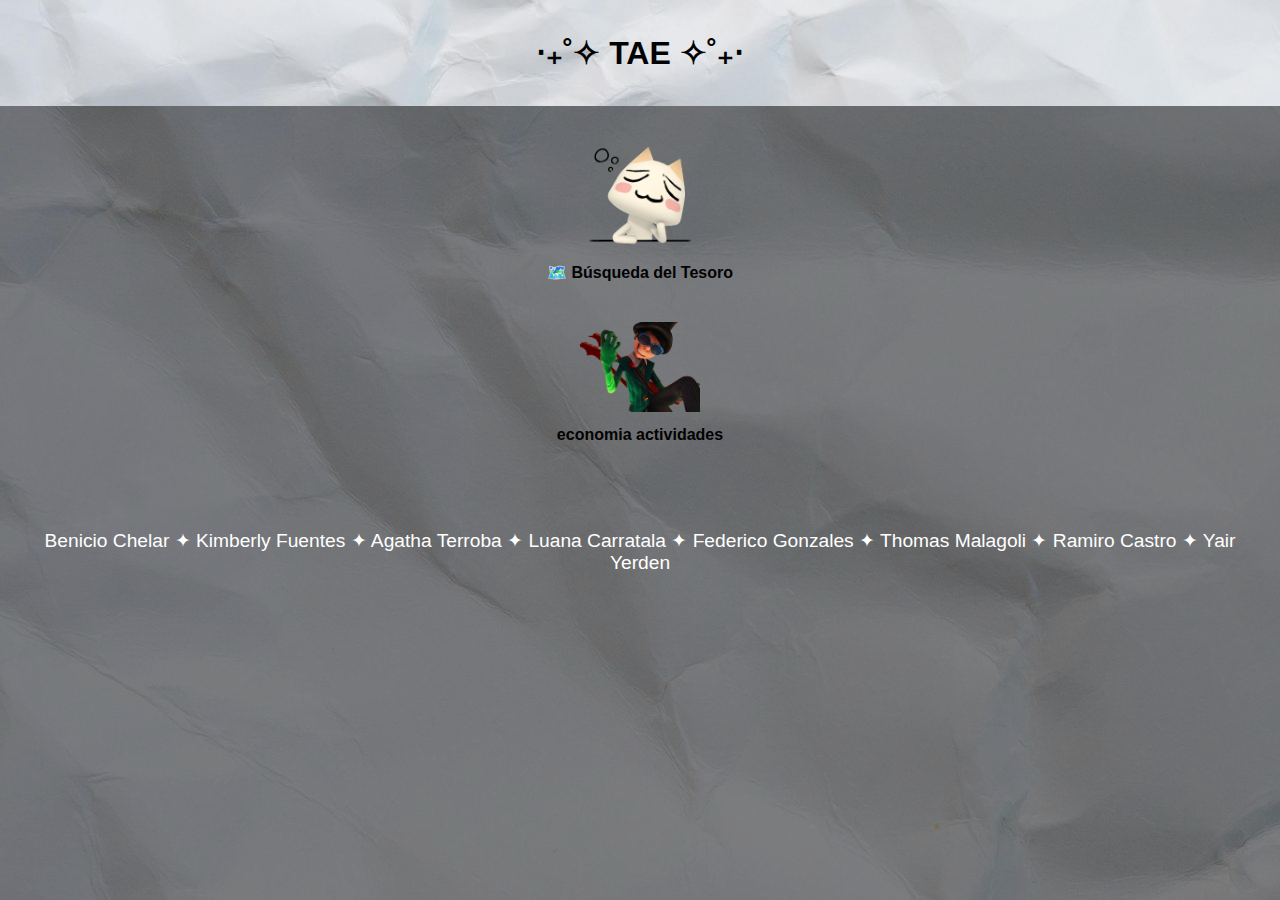
<file: index.html>
<!DOCTYPE html>
<html lang="es">
<head>
    <meta charset="UTF-8" />
    <meta name="viewport" content="width=device-width, initial-scale=1" />
    <title>TAE</title>
    <link rel="stylesheet" href="estilos.css" />
    <link rel="icon" type="image/x-icon" href="img/TAE_LOGO-removebg-preview.png" />
</head>
<body>
    <header>
        <h1>‧₊˚✧ TAE ✧˚₊‧</h1>
    </header>

    <main>

        <div class="botones">
            <!-- <div class="boton-imagen">
                <a href="https://www.google.com" target="_blank">
                    <img src="img/toro pensando.webp" alt="Google" />
                </a>
                <p>Qr escape room</p>
            </div> -->

            <div class="boton-imagen">
                <a href="/BUSQUEDA DEL TESORO/index.html">
                <img src="img/toro pensando.webp" />
                </a>
                <p>🗺️ Búsqueda del Tesoro</p>
            </div>

            <div class="boton-imagen">
                <a href="https://www.wikipedia.org" target="_blank">
                    <img src="img/onceler-removebg-preview.png" alt="Wikipedia" />
                </a>
                <p>economia actividades</p>
            </div>
        </div>

    <p class="texto-centrado">Benicio Chelar ✦ Kimberly Fuentes ✦ Agatha Terroba ✦ Luana Carratala ✦ Federico Gonzales ✦ Thomas Malagoli ✦ Ramiro Castro ✦ Yair Yerden</p>
    </main>
</body>
</html>
</file>
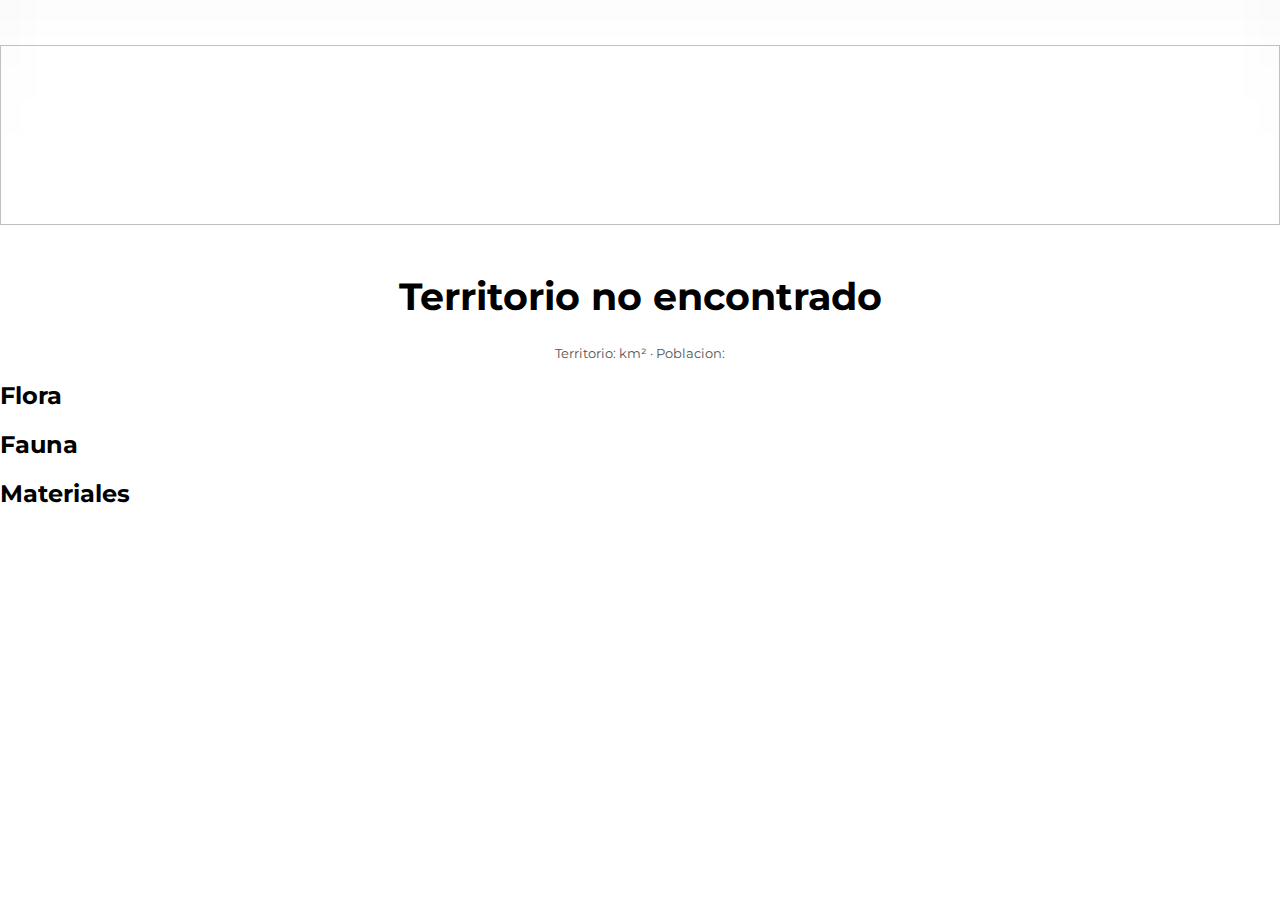
<file: territorios/territorio/index.html>
<!DOCTYPE html>
<html lang="en">
<head>
    <meta charset="UTF-8">
    <meta name="viewport" content="width=device-width, initial-scale=1.0">
    <title id="territorio-title"></title>

    <link rel="stylesheet" href="/css/territorio.css">

    <link rel="preconnect" href="https://fonts.googleapis.com">
    <link rel="preconnect" href="https://fonts.gstatic.com" crossorigin>
    <link href="https://fonts.googleapis.com/css2?family=Montserrat:ital,wght@0,100..900;1,100..900&display=swap" rel="stylesheet">
</head>
<body>
    <section class="banner">
        <img id="territorio-banner" ></img>
        <div></div>
        <img id="territorio-img">
    </section>
    <section class="content">
        <header>
            <h1 id="territorio-name"></h1>
        </header>
        <p id="territorio-desc"></p>
        <small>Territorio: <var class="territory"></var>km² · Poblacion: <var class="pob"></var></small>
    </section>

    <section class="recursos">
        <h2>Flora</h2>
        <ul id="flora-list"></ul>
        <h2>Fauna</h2>
        <ul id="fauna-list"></ul>
        <h2>Materiales</h2>
        <ul id="materiales-list"></ul>
    </section>

    <style></style>

    <script>
        function getTerritorioId() {
            const params = new URLSearchParams(window.location.search);
            return params.get('id');
        }

        fetch('/territorios/data.json')
            .then(response => response.json())
            .then(data => {
                const territorioId = getTerritorioId();
                const territorio = data[territorioId];

                if (territorio) {
                    document.title = territorio.name;
                    document.getElementById("territorio-banner").src = `/img/${territorioId}.png`;
                    document.getElementById("territorio-banner").alt = `imagen de ${territorio.name}`;
                    document.getElementById("territorio-img").src = `/img/${territorioId}.png`;
                    document.getElementById("territorio-img").alt = `imagen de ${territorio.name}`;
                    document.getElementById("territorio-name").textContent = territorio.name;
                    document.getElementById("territorio-desc").textContent = territorio.desc;
                    document.querySelector("style").textContent = `:root {--image: url('/img/${territorioId}.png');}`;
                    document.querySelector(".territory").textContent = territorio.territory || "";
                    document.querySelector(".pob").textContent = territorio.pob || "";

                    // Flora
                    const floraList = document.getElementById("flora-list");
                    floraList.innerHTML = "";
                    if (Array.isArray(territorio.flora)) {
                        territorio.flora.forEach(item => {
                            const li = document.createElement("li");
                            li.textContent = item;
                            floraList.appendChild(li);
                        });
                    }

                    // Fauna
                    const faunaList = document.getElementById("fauna-list");
                    faunaList.innerHTML = "";
                    if (Array.isArray(territorio.fauna)) {
                        territorio.fauna.forEach(item => {
                            const li = document.createElement("li");
                            li.textContent = item;
                            faunaList.appendChild(li);
                        });
                    }

                    // Materiales
                    const materialesList = document.getElementById("materiales-list");
                    materialesList.innerHTML = "";
                    if (Array.isArray(territorio.materiales)) {
                        territorio.materiales.forEach(item => {
                            const li = document.createElement("li");
                            li.textContent = item;
                            materialesList.appendChild(li);
                        });
                    }
                } else {
                    document.getElementById("territorio-name").textContent = "Territorio no encontrado";
                    document.getElementById("territorio-desc").textContent = "";
                }
            });
    </script>
</body>
</html>
</file>
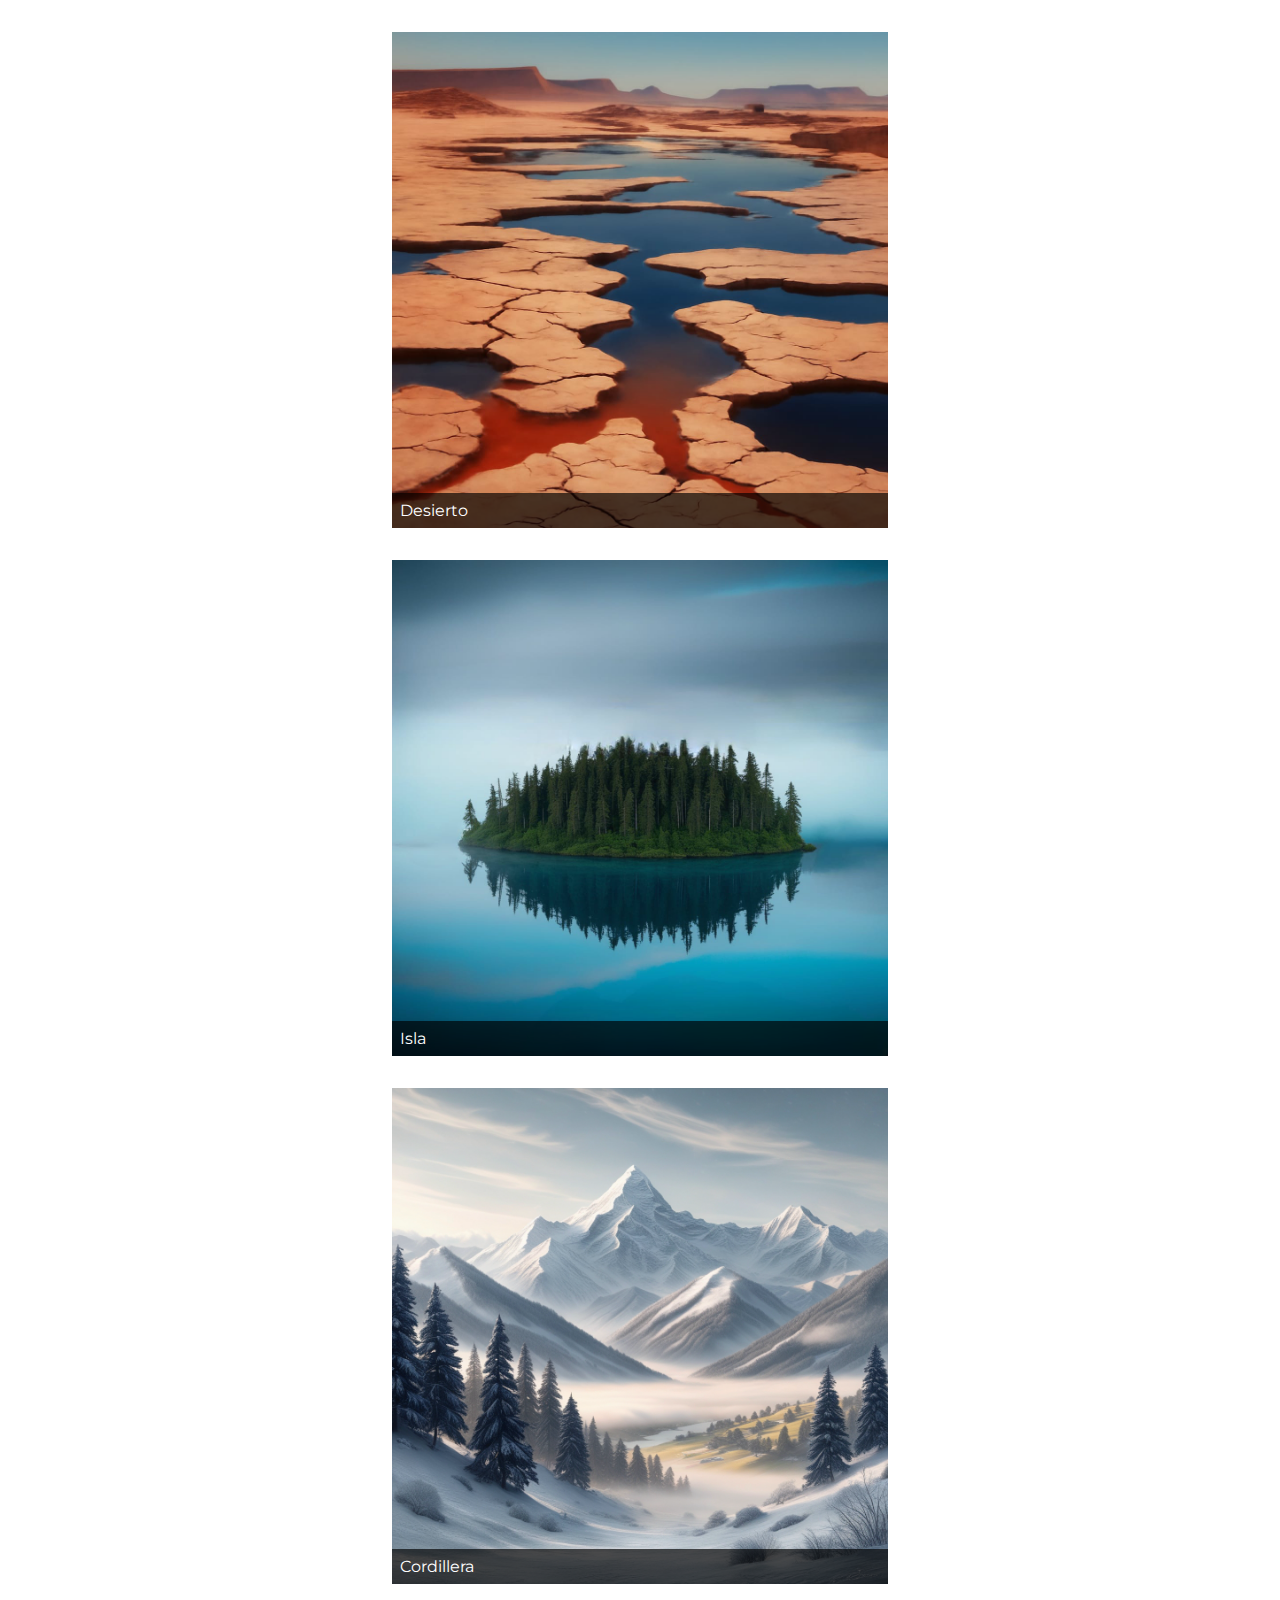
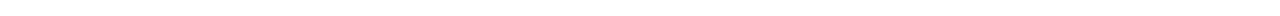
<file: territorio/territorios.html>
<!DOCTYPE html>
<html lang="en">
<head>
    <meta charset="UTF-8">
    <meta name="viewport" content="width=device-width, initial-scale=1.0">
    <title>Territorios</title>

    <link rel="stylesheet" href="territorios.css">

    <link rel="preconnect" href="https://fonts.googleapis.com">
    <link rel="preconnect" href="https://fonts.gstatic.com" crossorigin>
    <link href="https://fonts.googleapis.com/css2?family=Montserrat:ital,wght@0,100..9001,100..900&display=swap" rel="stylesheet">
</head>
<body>
    <section class="territorios" id="territorios-list"></section>

    <script>
        fetch('data.json')
            .then(response => response.json())
            .then(territorios => {
                const list = document.getElementById("territorios-list");
                for (const territorioId in territorios) {
                    const territorio = territorios[territorioId];
                    const a = document.createElement("a");
                    a.href = `territorio.html?id=${territorioId}`;
                    a.innerHTML = `
                        <section class="territorio">
                            <img src="territorio_${territorioId}.png" alt="imagen de ${territorio.name}">
                            <p>${territorio.name.charAt(0).toUpperCase() + territorio.name.slice(1).toLowerCase()}</p>
                        </section>`;
                    list.appendChild(a);
                }
            });
    </script>
</body>
</html>
</file>
<file: css/territorio.css>
body {
  margin: 0;
  font-family: Montserrat;
}

.banner {
  height: 25svh;
  padding-bottom: 2.5svh;
  position: relative;
}
.banner #territorio-banner {
  height: 100%;
  width: 100%;
  position: relative;
  z-index: 0;
}
.banner div {
  backdrop-filter: blur(20px);
  height: 100%;
  width: 100%;
  background: linear-gradient(to bottom, transparent 0%, white 80%);
  position: absolute;
  top: 0;
  z-index: 1;
}
.banner #territorio-img {
  display: block;
  position: absolute;
  top: 0;
  z-index: 2;
  box-sizing: border-box;
  padding-top: 5svh;
  height: inherit;
  width: 100%;
  object-fit: contain;
}

.content header {
  text-align: center;
  font-size: 1.2em;
}
.content p {
  box-sizing: border-box;
  width: 35em;
  max-width: 100vw;
  margin: auto;
  padding: 0 1em;
  text-align: center;
}
.content small {
    display: block;
    text-align: center;
    margin-top: 12px;
    color: #555;
    font-size: 0.8rem;
}

/*# sourceMappingURL=territorio.css.map */
</file>
<file: territorio/territorios.css>
body {
  margin: 0;
  font-family: Montserrat;
}

.territorios {
  display: flex;
  flex-flow: column nowrap;
  padding: 2rem;
  gap: 2rem;
  box-sizing: border-box;
  width: 35em;
  max-width: 100vw;
  margin: auto;
}
.territorios a {
  display: block;
}
.territorios a .territorio {
  width: 100%;
  position: relative;
}
.territorios a .territorio img {
  display: block;
  width: 100%;
}
.territorios a .territorio p {
  position: absolute;
  bottom: 0;
  left: 0;
  box-sizing: border-box;
  margin: 0;
  padding: 0.5rem;
  width: 100%;
  background-color: rgba(0, 0, 0, 0.6666666667);
  color: #FFF;
  text-overflow: clip;
}

/*# sourceMappingURL=territorios.css.map */
</file>
<file: estilos.css>
/* Reset básico */
* {
    margin: 0;
    padding: 0;
    box-sizing: border-box;
}

main {
    background-color: #0007;
    padding: 35px;
}

body {
    font-family: Arial, sans-serif;
    background-image: url('img/papel arrugado textura.jpg');
    color: #ffff;
    margin: 0;
    padding: 0px;
    display: grid;
    grid-template-rows: auto 1fr;
    box-sizing: border-box  ;
    min-height: 100vh;
}

/* Header con imagen de fondo */
header {
    background-image: url('img/papel arrugado textura.jpg');
    background-size: cover;
    background-position: center;
    color: #020203;
    padding: 34px 12px;
    font-size: 1.em;
    text-align: center;
}

/* Texto centrado */
.texto-centrado {
    text-align: center;
    margin: 85px 0;
    font-size: 1.2em;
}

.botones {
    display: flex;
    flex-direction: column;
    align-items: center;
    gap: 40px;
}

/* Estilo de cada botón-imagen */
.boton-imagen {
    text-align: center;
}

.boton-imagen img {
    width: 120px;
    height: auto;
    transition: transform 0.3s;
    cursor: pointer;
}

.boton-imagen img:hover {
    transform: scale(1.1);
}

.boton-imagen p {
    margin-top: 10px;
    font-weight: bold;
    color: #020203;
}
</file>
